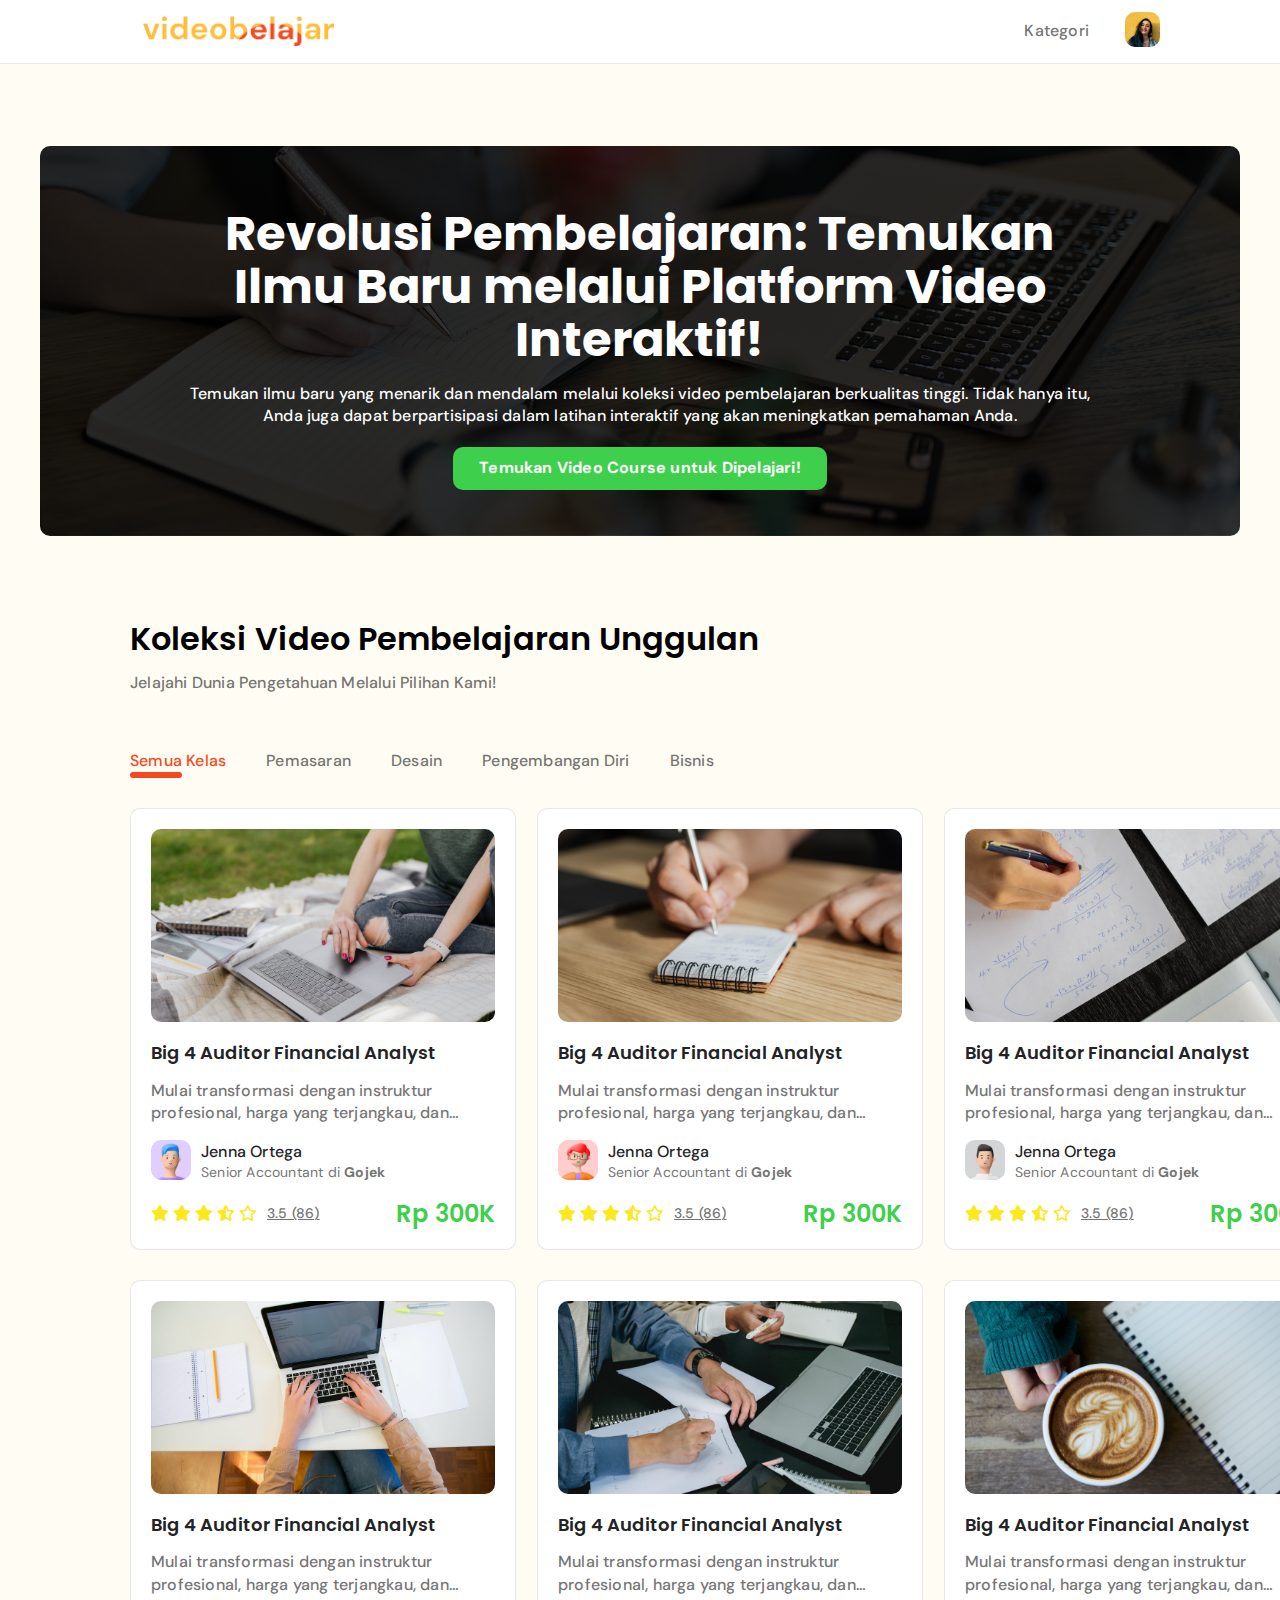
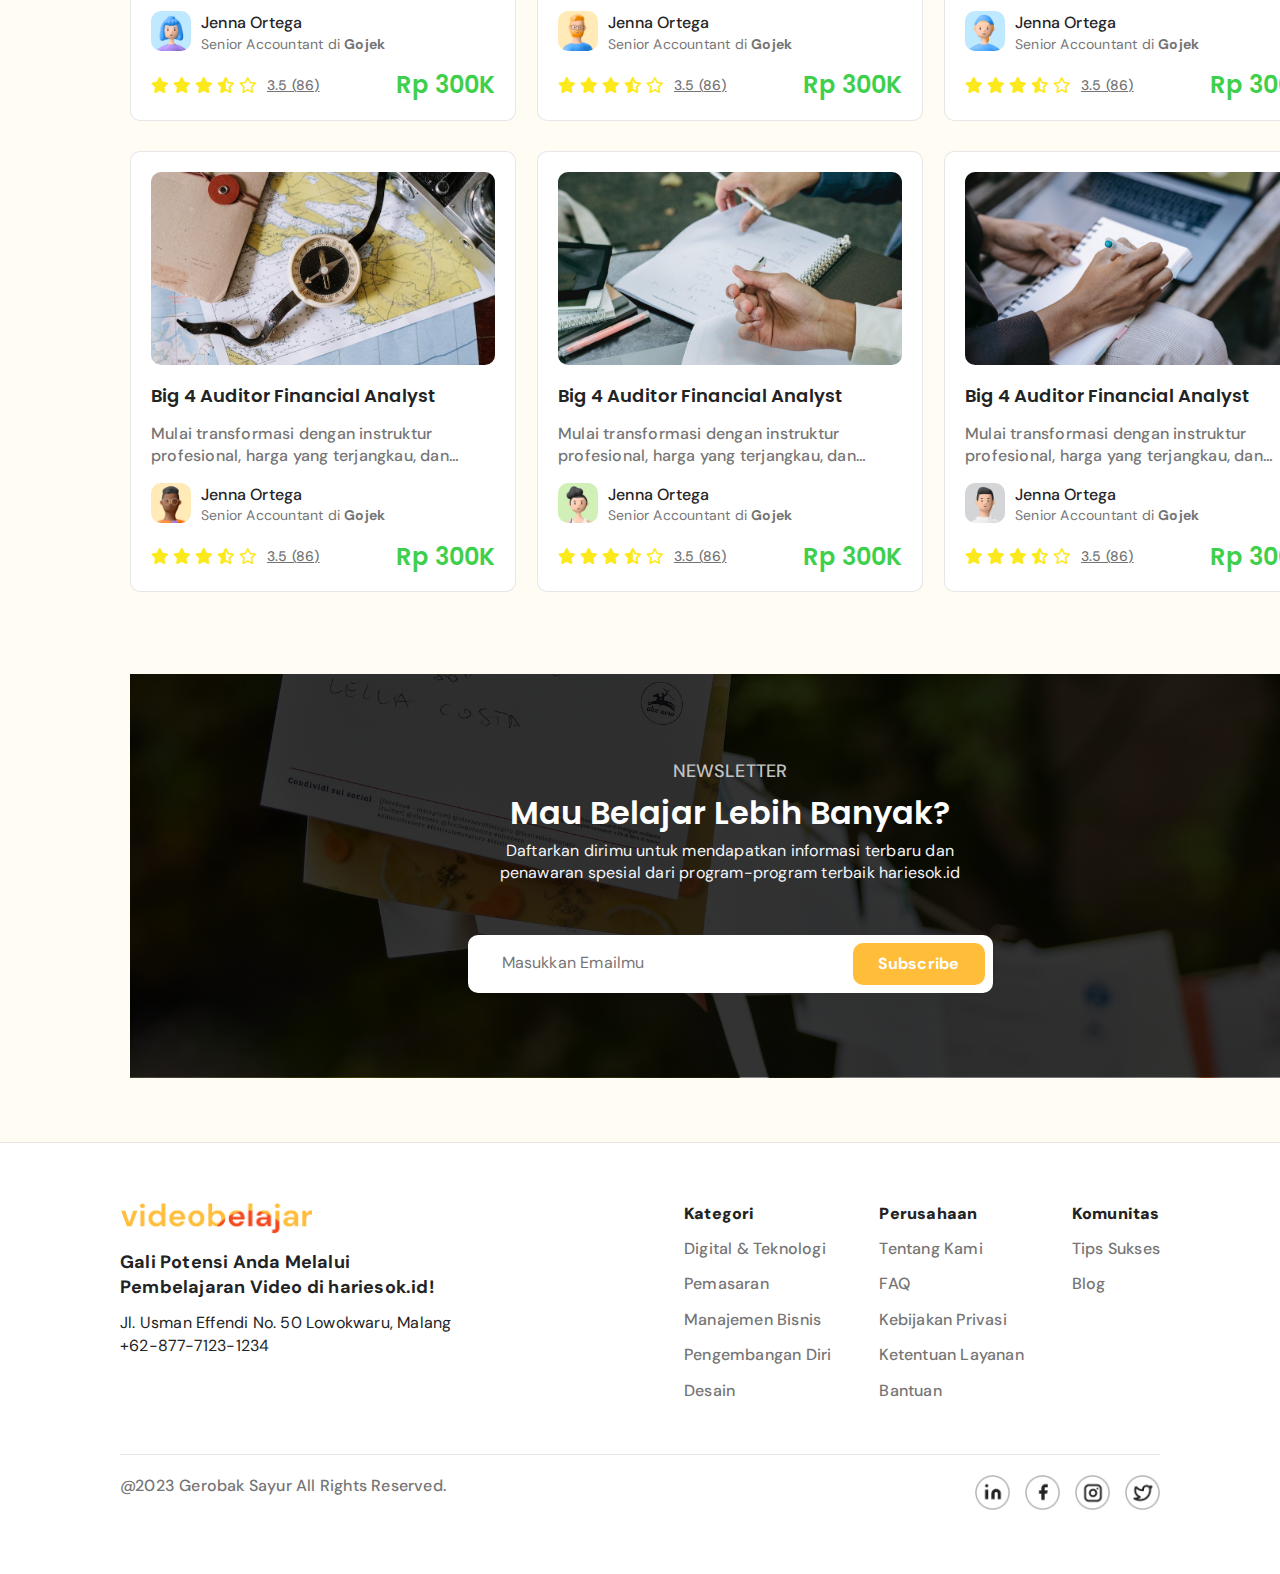
<file: index.html>
<!DOCTYPE html>
<html lang="en">
  <head>
    <meta charset="UTF-8" />
    <meta name="viewport" content="width=device-width, initial-scale=1.0" />
    <title>Beranda</title>
    <link rel="preconnect" href="https://fonts.googleapis.com" />
    <link rel="preconnect" href="https://fonts.gstatic.com" crossorigin />
    <link
      href="https://fonts.googleapis.com/css2?family=DM+Sans:ital,opsz,wght@0,9..40,100..1000;1,9..40,100..1000&family=Poppins:ital,wght@0,100;0,200;0,300;0,400;0,500;0,600;0,700;0,800;0,900;1,100;1,200;1,300;1,400;1,500;1,600;1,700;1,800;1,900&display=swap"
      rel="stylesheet"
    />
    <link rel="stylesheet" href="assets/css/style.css" />
    <link rel="stylesheet" href="https://cdnjs.cloudflare.com/ajax/libs/font-awesome/6.0.0/css/all.min.css" />
  </head>
  <body>
    <main class="container">
      <header class="header">
        <nav class="nav-header">
          <a href="#" class="test"><img src="assets/images/logo.png" alt="" class="logo"/></a>
        </nav>
        <div class="navbar">
                <a href="#" class="dmsans">Kategori</a>
          <div class="prof">
            <a href="#"><img src="assets/images/profile.png" alt="" class="profile"/></a>
            <a href="#"><img src="assets/images/menu.png" alt="" class="menu"/></a>
          </div>
        </div>
      </header>
      <section class="section">
        <div class="revolusi">
          <!-- <img src="assets/images/subtop.jpg" alt="" class="subtop" /> -->
          <div class="isian">
            <h1 class="sub1">
              Revolusi Pembelajaran: Temukan Ilmu Baru melalui Platform Video
              Interaktif!
            </h1>

            <p class="dmsans">
              Temukan ilmu baru yang menarik dan mendalam melalui koleksi video
              pembelajaran berkualitas tinggi. Tidak hanya itu, Anda juga dapat
              berpartisipasi dalam latihan interaktif yang akan meningkatkan
              pemahaman Anda.
            </h0>

            
            <a href="#" class="button1a"><button class="button1">Temukan Video Course untuk Dipelajari!</button></a>
                

          </div>
        </div>
        <div class="koleksi">
            <h1 class="sub2">Koleksi Video Pembelajaran Unggulan</h1>
            <p class="dmsans">Jelajahi Dunia Pengetahuan Melalui Pilihan Kami!</p>
            <div class="tab">
                <a href="#" class="dmsanscustom">Semua Kelas</a>
                <a href="#" class="dmsans">Pemasaran</a>
                <a href="#" class="dmsans">Desain</a>
                <a href="#" class="dmsans">Pengembangan Diri</a>
                <a href="#" class="dmsans">Bisnis</a>
            </div>
            <div class="rectang"></div>
        </div>
        <div class="product">
            <div class="prod-line">
                <div class="pline1">
                    <a href="#"><img src="assets/images/pro1.jpg" alt="" class="imgpro"/></a>
                    <div class="pline1-1"><a href="#" class="sub3">Big 4 Auditor Financial Analyst</a>
                    <a href="#" class="dmsansprod">Mulai transformasi dengan instruktur profesional, harga yang terjangkau, dan kurikulum terbaik</a>
                    <div class="avaprofile">
                        <div>
                            <a href="#"><img src="assets/images/ava1.png" alt="" class="ava"/></a>
                        </div>
                        <div class="avadetail">
                            <a href="#" class="name">Jenna Ortega</a>
                            <a href="#" class="job">Senior Accountant di <b>Gojek</b></a>
                        </div>
                    </div></div>
                    <div class="ratingprice">
                        <div class="starrate">
                            <!-- <div class="star">
                            <span class="starfull">★</span>
                            <span class="starfull">★</span>
                            <span class="starfull">★</span>
                            <div class="starhalfzero">★
                                <span class="starhalffull">★</span>
                            </div>
                            <span class="starzero">★</span>
                            </div> -->
                            <div class="star">
                                <i class="fas fa-star"></i>
                                <i class="fas fa-star"></i>
                                <i class="fas fa-star"></i>
                                <i class="fas fa-star-half-alt"></i> 
                                <i class="fa-regular fa-star"></i> 
                              </div>
                            <span class="rating">3.5 (86)</span>
                        </div>
                        <div>
                            <span class="price">Rp 300K</span>
                        </div>
                    </div>
                </div>
                <div class="pline1">
                    <a href="#"><img src="assets/images/pro2.jpg" alt="" class="imgpro"/></a>
                    <div class="pline1-1"><a href="#" class="sub3">Big 4 Auditor Financial Analyst</a>
                    <a href="#" class="dmsansprod">Mulai transformasi dengan instruktur profesional, harga yang terjangkau, dan kurikulum terbaik</a>
                    <div class="avaprofile">
                        <div>
                            <a href="#"><img src="assets/images/ava2.png" alt="" class="ava"/></a>
                        </div>
                        <div class="avadetail">
                            <a href="#" class="name">Jenna Ortega</a>
                            <a href="#" class="job">Senior Accountant di <b>Gojek</b></a>
                        </div>
                    </div></div>
                    <div class="ratingprice">
                        <div class="starrate">
                            <!-- <div class="star">
                            <span class="starfull">★</span>
                            <span class="starfull">★</span>
                            <span class="starfull">★</span>
                            <div class="starhalfzero">★
                                <span class="starhalffull">★</span>
                            </div>
                            <span class="starzero">★</span>
                            </div> -->
                            <div class="star">
                                <i class="fas fa-star"></i>
                                <i class="fas fa-star"></i>
                                <i class="fas fa-star"></i>
                                <i class="fas fa-star-half-alt"></i> 
                                <i class="fa-regular fa-star"></i> 
                              </div>
                            <span class="rating">3.5 (86)</span>
                        </div>
                        <div>
                            <span class="price">Rp 300K</span>
                        </div>
                    </div>
                </div>
                <div class="pline1">
                    <a href="#"><img src="assets/images/pro3.jpg" alt="" class="imgpro"/></a>
                    <div class="pline1-1"><a href="#" class="sub3">Big 4 Auditor Financial Analyst</a>
                    <a href="#" class="dmsansprod">Mulai transformasi dengan instruktur profesional, harga yang terjangkau, dan kurikulum terbaik</a>
                    <div class="avaprofile">
                        <div>
                            <a href="#"><img src="assets/images/ava3.png" alt="" class="ava"/></a>
                        </div>
                        <div class="avadetail">
                            <a href="#" class="name">Jenna Ortega</a>
                            <a href="#" class="job">Senior Accountant di <b>Gojek</b></a>
                        </div>
                    </div></div>
                    <div class="ratingprice">
                        <div class="starrate">
                            <!-- <div class="star">
                            <span class="starfull">★</span>
                            <span class="starfull">★</span>
                            <span class="starfull">★</span>
                            <div class="starhalfzero">★
                                <span class="starhalffull">★</span>
                            </div>
                            <span class="starzero">★</span>
                            </div> -->
                            <div class="star">
                                <i class="fas fa-star"></i>
                                <i class="fas fa-star"></i>
                                <i class="fas fa-star"></i>
                                <i class="fas fa-star-half-alt"></i> 
                                <i class="fa-regular fa-star"></i> 
                              </div>
                            <span class="rating">3.5 (86)</span>
                        </div>
                        <div>
                            <span class="price">Rp 300K</span>
                        </div>
                    </div>
                </div>
            </div>
            <div class="prod-line">
                <div class="pline1">
                    <a href="#"><img src="assets/images/pro4.jpg" alt="" class="imgpro"/></a>
                    <div class="pline1-1"><a href="#" class="sub3">Big 4 Auditor Financial Analyst</a>
                    <a href="#" class="dmsansprod">Mulai transformasi dengan instruktur profesional, harga yang terjangkau, dan kurikulum terbaik</a>
                    <div class="avaprofile">
                        <div>
                            <a href="#"><img src="assets/images/ava4.png" alt="" class="ava"/></a>
                        </div>
                        <div class="avadetail">
                            <a href="#" class="name">Jenna Ortega</a>
                            <a href="#" class="job">Senior Accountant di <b>Gojek</b></a>
                        </div>
                    </div></div>
                    <div class="ratingprice">
                        <div class="starrate">
                            <!-- <div class="star">
                            <span class="starfull">★</span>
                            <span class="starfull">★</span>
                            <span class="starfull">★</span>
                            <div class="starhalfzero">★
                                <span class="starhalffull">★</span>
                            </div>
                            <span class="starzero">★</span>
                            </div> -->
                            <div class="star">
                                <i class="fas fa-star"></i>
                                <i class="fas fa-star"></i>
                                <i class="fas fa-star"></i>
                                <i class="fas fa-star-half-alt"></i> 
                                <i class="fa-regular fa-star"></i> 
                              </div>
                            <span class="rating">3.5 (86)</span>
                        </div>
                        <div>
                            <span class="price">Rp 300K</span>
                        </div>
                    </div>
                </div>
                <div class="pline1">
                    <a href="#"><img src="assets/images/pro5.jpg" alt="" class="imgpro"/></a>
                    <div class="pline1-1"><a href="#" class="sub3">Big 4 Auditor Financial Analyst</a>
                    <a href="#" class="dmsansprod">Mulai transformasi dengan instruktur profesional, harga yang terjangkau, dan kurikulum terbaik</a>
                    <div class="avaprofile">
                        <div>
                            <a href="#"><img src="assets/images/ava5.png" alt="" class="ava"/></a>
                        </div>
                        <div class="avadetail">
                            <a href="#" class="name">Jenna Ortega</a>
                            <a href="#" class="job">Senior Accountant di <b>Gojek</b></a>
                        </div>
                    </div></div>
                    <div class="ratingprice">
                        <div class="starrate">
                            <!-- <div class="star">
                            <span class="starfull">★</span>
                            <span class="starfull">★</span>
                            <span class="starfull">★</span>
                            <div class="starhalfzero">★
                                <span class="starhalffull">★</span>
                            </div>
                            <span class="starzero">★</span>
                            </div> -->
                            <div class="star">
                                <i class="fas fa-star"></i>
                                <i class="fas fa-star"></i>
                                <i class="fas fa-star"></i>
                                <i class="fas fa-star-half-alt"></i> 
                                <i class="fa-regular fa-star"></i> 
                              </div>
                            <span class="rating">3.5 (86)</span>
                        </div>
                        <div>
                            <span class="price">Rp 300K</span>
                        </div>
                    </div>
                </div>
                <div class="pline1">
                    <a href="#"><img src="assets/images/pro6.jpg" alt="" class="imgpro"/></a>
                    <div class="pline1-1"><a href="#" class="sub3">Big 4 Auditor Financial Analyst</a>
                    <a href="#" class="dmsansprod">Mulai transformasi dengan instruktur profesional, harga yang terjangkau, dan kurikulum terbaik</a>
                    <div class="avaprofile">
                        <div>
                            <a href="#"><img src="assets/images/ava6.png" alt="" class="ava"/></a>
                        </div>
                        <div class="avadetail">
                            <a href="#" class="name">Jenna Ortega</a>
                            <a href="#" class="job">Senior Accountant di <b>Gojek</b></a>
                        </div>
                    </div></div>
                    <div class="ratingprice">
                        <div class="starrate">
                            <!-- <div class="star">
                            <span class="starfull">★</span>
                            <span class="starfull">★</span>
                            <span class="starfull">★</span>
                            <div class="starhalfzero">★
                                <span class="starhalffull">★</span>
                            </div>
                            <span class="starzero">★</span>
                            </div> -->
                            <div class="star">
                                <i class="fas fa-star"></i>
                                <i class="fas fa-star"></i>
                                <i class="fas fa-star"></i>
                                <i class="fas fa-star-half-alt"></i> 
                                <i class="fa-regular fa-star"></i> 
                              </div>
                            <span class="rating">3.5 (86)</span>
                        </div>
                        <div>
                            <span class="price">Rp 300K</span>
                        </div>
                    </div>
                </div>
            </div>
            <div class="prod-line">
                <div class="pline1">
                    <a href="#"><img src="assets/images/pro7.jpg" alt="" class="imgpro"/></a>
                    <div class="pline1-1"><a href="#" class="sub3">Big 4 Auditor Financial Analyst</a>
                    <a href="#" class="dmsansprod">Mulai transformasi dengan instruktur profesional, harga yang terjangkau, dan kurikulum terbaik</a>
                    <div class="avaprofile">
                        <div>
                            <a href="#"><img src="assets/images/ava7.png" alt="" class="ava"/></a>
                        </div>
                        <div class="avadetail">
                            <a href="#" class="name">Jenna Ortega</a>
                            <a href="#" class="job">Senior Accountant di <b>Gojek</b></a>
                        </div>
                    </div></div>
                    <div class="ratingprice">
                        <div class="starrate">
                            <!-- <div class="star">
                            <span class="starfull">★</span>
                            <span class="starfull">★</span>
                            <span class="starfull">★</span>
                            <div class="starhalfzero">★
                                <span class="starhalffull">★</span>
                            </div>
                            <span class="starzero">★</span>
                            </div> -->
                            <div class="star">
                                <i class="fas fa-star"></i>
                                <i class="fas fa-star"></i>
                                <i class="fas fa-star"></i>
                                <i class="fas fa-star-half-alt"></i> 
                                <i class="fa-regular fa-star"></i> 
                              </div>
                            <span class="rating">3.5 (86)</span>
                        </div>
                        <div>
                            <span class="price">Rp 300K</span>
                        </div>
                    </div>
                </div>
                <div class="pline1">
                    <a href="#"><img src="assets/images/pro8.jpg" alt="" class="imgpro"/></a>
                    <div class="pline1-1"><a href="#" class="sub3">Big 4 Auditor Financial Analyst</a>
                    <a href="#" class="dmsansprod">Mulai transformasi dengan instruktur profesional, harga yang terjangkau, dan kurikulum terbaik</a>
                    <div class="avaprofile">
                        <div>
                            <a href="#"><img src="assets/images/ava8.png" alt="" class="ava"/></a>
                        </div>
                        <div class="avadetail">
                            <a href="#" class="name">Jenna Ortega</a>
                            <a href="#" class="job">Senior Accountant di <b>Gojek</b></a>
                        </div>
                    </div></div>
                    <div class="ratingprice">
                        <div class="starrate">
                            <!-- <div class="star">
                            <span class="starfull">★</span>
                            <span class="starfull">★</span>
                            <span class="starfull">★</span>
                            <div class="starhalfzero">★
                                <span class="starhalffull">★</span>
                            </div>
                            <span class="starzero">★</span>
                            </div> -->
                            <div class="star">
                                <i class="fas fa-star"></i>
                                <i class="fas fa-star"></i>
                                <i class="fas fa-star"></i>
                                <i class="fas fa-star-half-alt"></i> 
                                <i class="fa-regular fa-star"></i> 
                              </div>
                            <span class="rating">3.5 (86)</span>
                        </div>
                        <div>
                            <span class="price">Rp 300K</span>
                        </div>
                    </div>
                </div>
                <div class="pline1">
                    <a href="#"><img src="assets/images/pro9.jpg" alt="" class="imgpro"/></a>
                    <div class="pline1-1"><a href="#" class="sub3">Big 4 Auditor Financial Analyst</a>
                    <a href="#" class="dmsansprod">Mulai transformasi dengan instruktur profesional, harga yang terjangkau, dan kurikulum terbaik</a>
                    <div class="avaprofile">
                        <div>
                            <a href="#"><img src="assets/images/ava9.png" alt="" class="ava"/></a>
                        </div>
                        <div class="avadetail">
                            <a href="#" class="name">Jenna Ortega</a>
                            <a href="#" class="job">Senior Accountant di <b>Gojek</b></a>
                        </div>
                    </div></div>
                    <div class="ratingprice">
                        <div class="starrate">
                            <!-- <div class="star">
                            <span class="starfull">★</span>
                            <span class="starfull">★</span>
                            <span class="starfull">★</span>
                            <div class="starhalfzero">★
                                <span class="starhalffull">★</span>
                            </div>
                            <span class="starzero">★</span>
                            </div> -->
                            <div class="star">
                                <i class="fas fa-star"></i>
                                <i class="fas fa-star"></i>
                                <i class="fas fa-star"></i>
                                <i class="fas fa-star-half-alt"></i> 
                                <i class="fa-regular fa-star"></i> 
                              </div>
                            <span class="rating">3.5 (86)</span>
                        </div>
                        <div>
                            <span class="price">Rp 300K</span>
                        </div>
                    </div>
                </div>
            </div>
        </div>
        <div class="revolusi2">
            <!-- <img src="assets/images/bottom.jpg" alt="" class="subtop" /> -->
            <div class="isian2">
                <span class="sub4news">
                    NEWSLETTER
                </span>
              <span class="sub4">
                Mau Belajar Lebih Banyak?
              </span>
  
              <span class="dmsans">
                Daftarkan dirimu untuk mendapatkan informasi terbaru dan penawaran spesial dari program-program terbaik hariesok.id
              </span>
  
              <div class="subscribe-container">
                <input
                  type="email"
                  class="subscribe-input"
                  placeholder="Masukkan Emailmu"
                />
                <button class="subscribe-button">Subscribe</button>
              </div>
              <button class="subscribe-button-mobile">Subscribe</button>
              
            </div>
          </div>
      </section>
      <footer>
        <div class="footer-container">
        <div class="footer-top">
            <div class="footer-top-1">
                <div class="logo-bottom-1">
                    <img src="assets/images/logo.png" alt="" class="logo-bottom"/>
                </div>
                <div>
                    <span class="gali">Gali Potensi Anda Melalui Pembelajaran Video di hariesok.id!</span>
                </div>
                <div class="address">
                    <span>Jl. Usman Effendi No. 50 Lowokwaru, Malang</span>
                    <span>+62-877-7123-1234</span>
                </div>
            </div>
            <div class="footer-top-2">
                <div class="footer-top-2-1">
                    <span class="footer-top-2-sub"><b>Kategori</b></span>
                    <a href="#" class="dmsans">Digital & Teknologi</a>
                    <a href="#" class="dmsans">Pemasaran</a>
                    <a href="#" class="dmsans">Manajemen Bisnis</a>
                    <a href="#" class="dmsans">Pengembangan Diri</a>
                    <a href="#" class="dmsans">Desain</a>
                </div>
                <div class="footer-top-2-1">
                    <span class="footer-top-2-sub"><b>Perusahaan</b></span>
                    <a href="#" class="dmsans">Tentang Kami</a>
                    <a href="#" class="dmsans">FAQ</a>
                    <a href="#" class="dmsans">Kebijakan Privasi</a>
                    <a href="#" class="dmsans">Ketentuan Layanan</a>
                    <a href="#" class="dmsans">Bantuan</a>
                </div>
                <div class="footer-top-2-1">
                    <span class="footer-top-2-sub"><b>Komunitas</b></span>
                    <a href="#" class="dmsans">Tips Sukses</a>
                    <a href="#" class="dmsans">Blog</a>
                </div>
            </div>
        </div>
        <div class="border-bottom">
            
        </div>
        <div class="copyright-medsos">
            <div>
                <span class="dmsans">@2023 Gerobak Sayur All Rights Reserved.</span>
            </div>
            <div class="medsos-container">
                <a href="#"><img class="medsos" src="assets/images/linkedin.png"/></a>
                <a href="#"><img class="medsos" src="assets/images/fb.png"/></a>
                <a href="#"><img class="medsos" src="assets/images/ig.png"/></a>
                <a href="#"><img class="medsos" src="assets/images/x.png"/></a>
            </div>
        </div>
    </div>
      </footer>
    </main>
  </body>
</html>
</file>
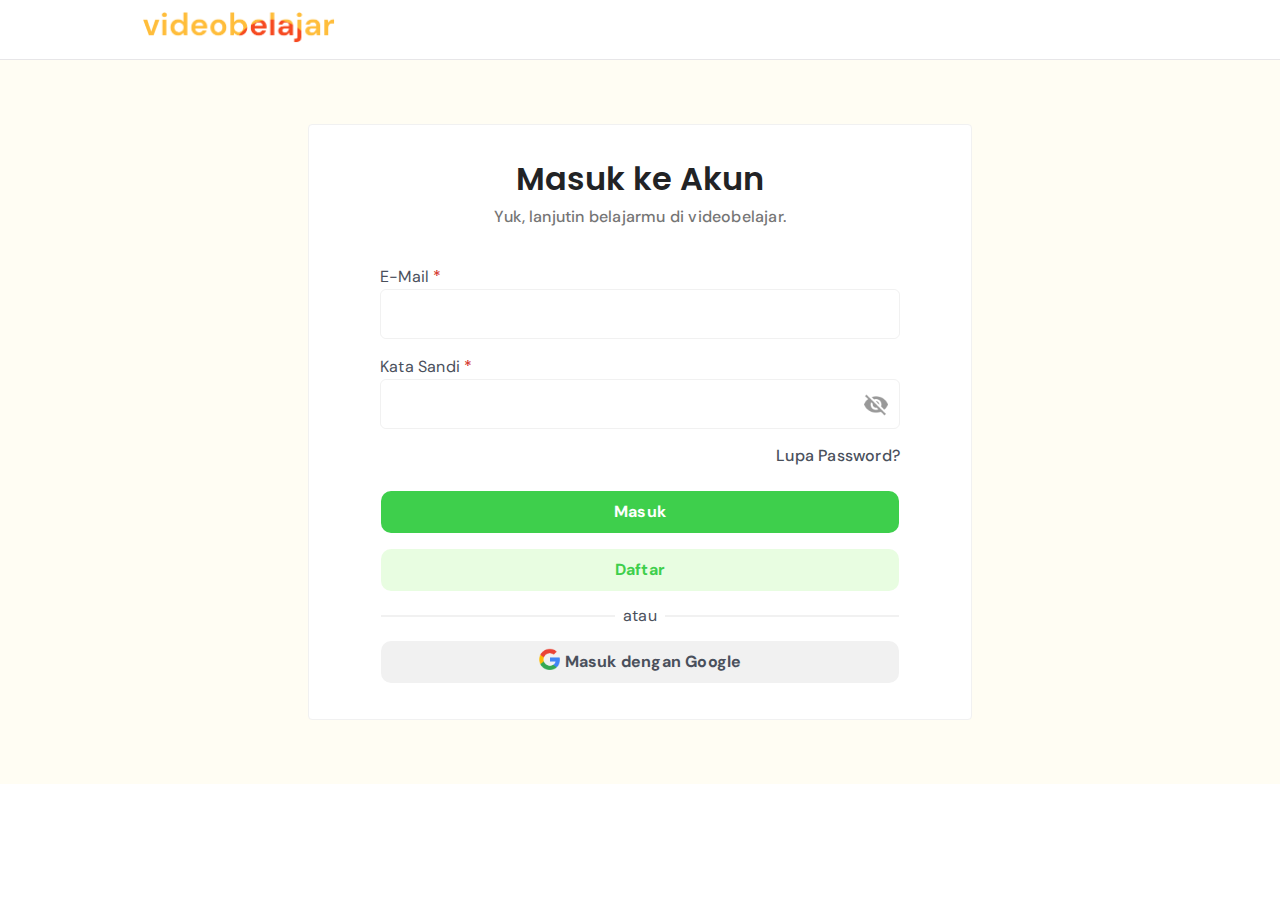
<file: login.html>
<!DOCTYPE html>
<html lang="en">
  <head>
    <meta charset="UTF-8" />
    <meta name="viewport" content="width=device-width, initial-scale=1.0" />
    <title>Login</title>
    <link rel="preconnect" href="https://fonts.googleapis.com" />
    <link rel="preconnect" href="https://fonts.gstatic.com" crossorigin />
    <link
      href="https://fonts.googleapis.com/css2?family=DM+Sans:ital,opsz,wght@0,9..40,100..1000;1,9..40,100..1000&family=Poppins:ital,wght@0,100;0,200;0,300;0,400;0,500;0,600;0,700;0,800;0,900;1,100;1,200;1,300;1,400;1,500;1,600;1,700;1,800;1,900&display=swap"
      rel="stylesheet"
    />

    <link rel="stylesheet" href="assets/css/style.css" />
  </head>
  <body>
    <main class="container">
      <header class="header">
        <nav class="nav-header">
          <a href="#"
            ><img src="assets/images/logo.png" alt="" class="logo"
          /></a>
        </nav>
      </header>
      <section class="sectionlogin">
        <div class="login">
          <div class="login2">
            <div class="sublogin">
              <div>
                <span class="sublogin1">Masuk ke Akun</span>
              </div>
              <div>
                <span class="dmsans"
                  >Yuk, lanjutin belajarmu di videobelajar.</span
                >
              </div>
            </div>
            <div class="login3">
              <div class="login4">
                <div class="login5">
                  <div>
                    <span class="emailpasstext"
                      >E-Mail<span class="required"> *</span></span
                    >
                    <div class="email">
                      <input type="email" required class="inputemail" />
                    </div>
                  </div>
                  <div>
                    <span class="emailpasstext"
                      >Kata Sandi<span class="required"> *</span></span
                    >
                    <div class="email">
                      <input type="password" required class="inputpass" />

                      <img src="assets/images/eyelid.png" class="eyeico" />
                    </div>
                  </div>
                  <div class="forgot1">
                    <a href="#" class="forgot">Lupa Password?</a>
                  </div>
                </div>
                <div class="masuk-daftar">
                  <div>
                    <a href="login.html"
                      ><button class="tombollogin">Masuk</button></a
                    >
                  </div>
                  <div>
                    <a href="register.html"
                      ><button class="tomboldaftar">Daftar</button></a
                    >
                  </div>
                </div>
              </div>
              <div class="pemisah">
                <div class="garisatau"></div>
                <span class="textatau">atau</span>
              </div>
              <div>
                <div>
                  <a href="#"
                    ><button class="tombolgoogle">
                      <div>
                        <img src="assets/images/google.png" class="googleico" />
                      </div>
                      <div>Masuk dengan Google</div>
                    </button></a
                  >
                </div>
              </div>
            </div>
          </div>
        </div>
      </section>
    </main>
  </body>
</html>
</file>
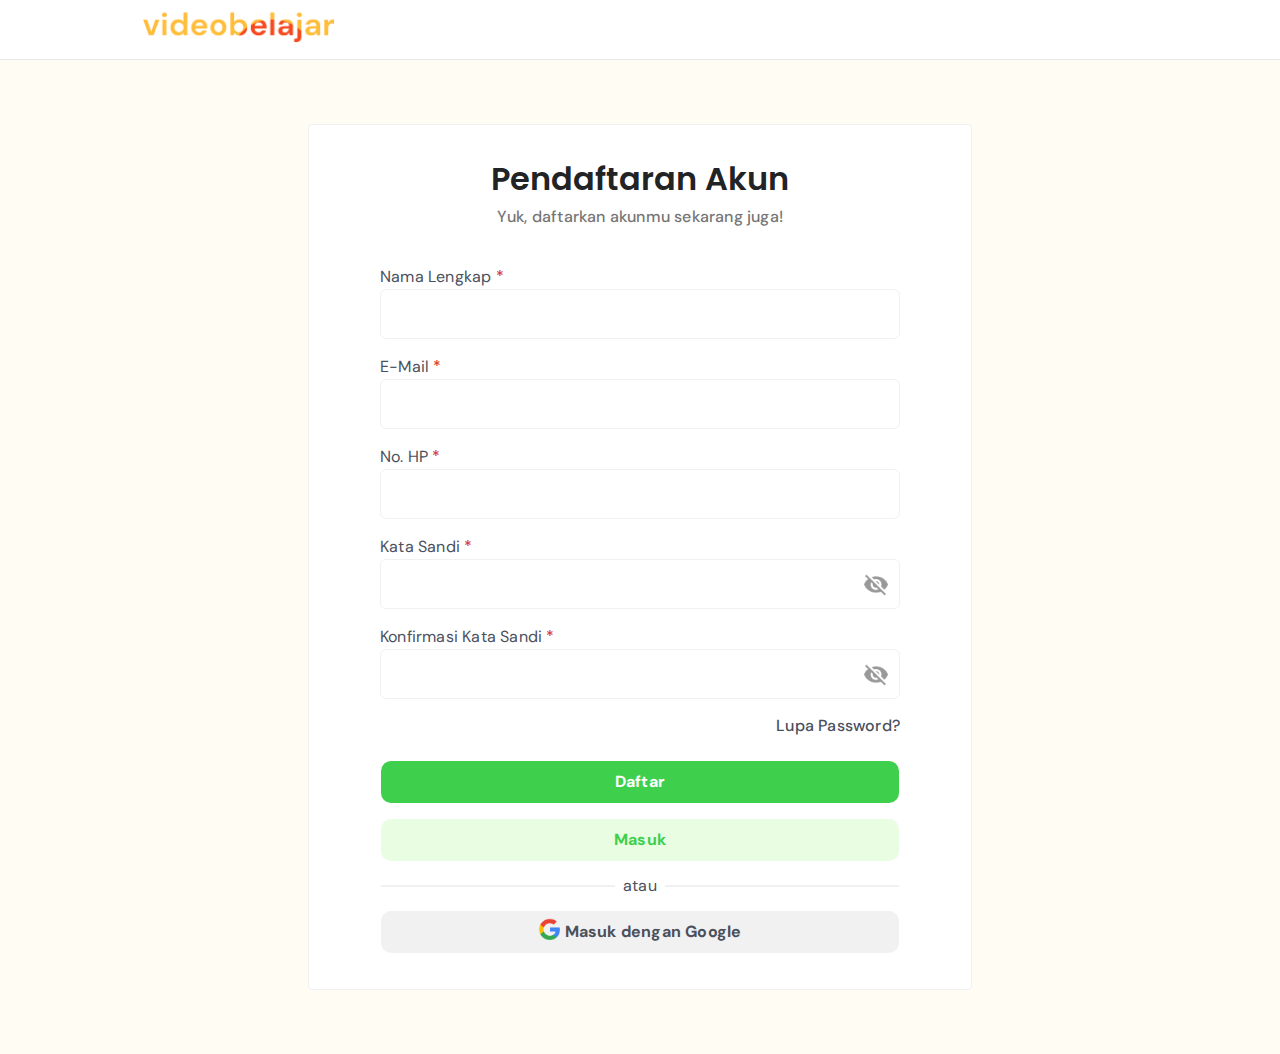
<file: register.html>
<!DOCTYPE html>
<html lang="en">
  <head>
    <meta charset="UTF-8" />
    <meta name="viewport" content="width=device-width, initial-scale=1.0" />
    <title>Register</title>
    <link rel="preconnect" href="https://fonts.googleapis.com" />
    <link rel="preconnect" href="https://fonts.gstatic.com" crossorigin />
    <link
      href="https://fonts.googleapis.com/css2?family=DM+Sans:ital,opsz,wght@0,9..40,100..1000;1,9..40,100..1000&family=Poppins:ital,wght@0,100;0,200;0,300;0,400;0,500;0,600;0,700;0,800;0,900;1,100;1,200;1,300;1,400;1,500;1,600;1,700;1,800;1,900&display=swap"
      rel="stylesheet"
    />

    <link rel="stylesheet" href="assets/css/style.css" />
  </head>
  <body>
    <main class="container">
      <header class="header">
        <nav class="nav-header">
          <a href="#"
            ><img src="assets/images/logo.png" alt="" class="logo"
          /></a>
        </nav>
      </header>
      <section class="sectionlogin">
        <div class="login">
          <div class="login2">
            <div class="sublogin">
              <div>
                <span class="sublogin1">Pendaftaran Akun</span>
              </div>
              <div>
                <span class="dmsans">Yuk, daftarkan akunmu sekarang juga!</span>
              </div>
            </div>
            <div class="login3">
              <div class="login4">
                <div class="login5">
                  <div>
                    <span class="emailpasstext"
                      >Nama Lengkap<span class="required"> *</span></span
                    >
                    <div class="email">
                      <input type="text" required class="inputemail" />
                    </div>
                  </div>
                  <div>
                    <span class="emailpasstext"
                      >E-Mail<span class="required"> *</span></span
                    >
                    <div class="email">
                      <input type="email" required class="inputemail" />
                    </div>
                  </div>
                  <div>
                    <span class="emailpasstext"
                      >No. HP<span class="required"> *</span></span
                    >
                    <div class="email">
                      <input type="text" required class="inputemail" />
                    </div>
                  </div>
                  <div>
                    <span class="emailpasstext"
                      >Kata Sandi<span class="required"> *</span></span
                    >
                    <div class="email">
                      <input type="password" required class="inputpass" />

                      <img src="assets/images/eyelid.png" class="eyeico" />
                    </div>
                  </div>
                  <div>
                    <span class="emailpasstext"
                      >Konfirmasi Kata Sandi<span class="required">
                        *</span
                      ></span
                    >
                    <div class="email">
                      <input type="password" required class="inputpass" />

                      <img src="assets/images/eyelid.png" class="eyeico" />
                    </div>
                  </div>
                  <div class="forgot1">
                    <a href="#" class="forgot">Lupa Password?</a>
                  </div>
                </div>
                <div class="masuk-daftar">
                  <div>
                    <a href="register.html"
                      ><button class="tombollogin">Daftar</button></a
                    >
                  </div>
                  <div>
                    <a href="login.html"
                      ><button class="tomboldaftar">Masuk</button></a
                    >
                  </div>
                </div>
              </div>
              <div class="pemisah">
                <div class="garisatau"></div>
                <span class="textatau">atau</span>
              </div>
              <div>
                <div>
                  <a href="#"
                    ><button class="tombolgoogle">
                      <div>
                        <img src="assets/images/google.png" class="googleico" />
                      </div>
                      <div>Masuk dengan Google</div>
                    </button></a
                  >
                </div>
              </div>
            </div>
          </div>
        </div>
      </section>
    </main>
  </body>
</html>
</file>
<file: assets/css/style.css>
.header {
  display: flex;
  justify-content: space-between;
  background-color: #ffffff;
  padding: 12px 120px;
  border-bottom: 1px #3a35411f solid;
  transition: 0.3s;
  align-items: center;
}

body {
  margin: 0;
  padding: 0;
}

.container {
  margin: 0 0;
  right: 0;
  top: 0;
}

.container a {
  text-decoration: none;
}

ul li {
  list-style: none;
  width: 64px;
  height: 22px;
}

.logo {
  width: 193px;
  margin-left: 22px;
}

.profile {
  width: 35px;
  border-radius: 10px;
}

.profile:hover {
  transform: scale(0.98);
  transition: 0.3s;
}

.prof {
  display: flex;
  justify-content: center;
  align-items: center;
}

.navbar {
  display: flex;
  gap: 36px;
  justify-content: center;
  align-items: center;
}

.test {
  display: flex;
  justify-content: center;
  align-items: center;
}

.dmsans {
  font-family: DM Sans;
  font-weight: 500;
  font-size: 16px;
  line-height: 140%;
  letter-spacing: 0.2px;
  color: #333333;
  opacity: 68%;
}

.navbar .dmsans {
  display: flex;
}

.revolusi {
  display: flex;
  flex-direction: column;
  padding: 82px 130px 64px;
  justify-content: center;
  align-items: center;
}

.isian {
  background-image: linear-gradient(rgba(0, 0, 0, 0.8), rgba(0, 0, 0, 0.8)),
    url("/assets/images/subtop.jpg");
  background-position: center;
  background-size: cover;
  padding: 30px 140px;
  border-radius: 10px;
  color: white;
  text-align: center;
  width: 920px;
}

.sub1 {
  font-family: poppins;
  font-weight: 700;
  font-size: 48px;
  letter-spacing: 0%;
  line-height: 110%;
  margin-bottom: 10px;
}

.isian .dmsans {
  color: #ffffff;
  opacity: 100%;
}

.section {
  background-color: #fffdf3;
  justify-content: center;
  align-items: center;
}

.button1 {
  border: none;
  padding: 10px 26px;
  gap: 8px;
  background-color: #3ecf4c;
  border-radius: 10px;
  color: #ffffff;
  cursor: pointer;

  transition: 0.3s;
  font-family: DM Sans;
  font-weight: 700;
  font-size: 16px;
  line-height: 140%;
  letter-spacing: 0.2px;
  color: #ffffff;
  margin-top: 20px;
}

.button1:hover {
  background-color: #38b444;
}

.koleksi {
  padding: 0px 130px;
  gap: 10px;
}

.sub2 {
  font-family: poppins;
  font-weight: 600;
  font-size: 32px;
  letter-spacing: 0%;
  line-height: 110%;
  margin-bottom: 0px;
}

.tab {
  display: flex;
  gap: 40px;
  margin-top: 55px;
}

.dmsanscustom {
  font-family: DM Sans;
  font-weight: 500;
  font-size: 16px;
  line-height: 140%;
  letter-spacing: 0.2px;
  color: #f64920;
  opacity: 100%;
  /* width: 52px;
  height: 6px;
  background-color: #f64920;
  color: #f64920;
  justify-content: center;
  align-items: center; */
}

.rectang {
  width: 52px;
  height: 6px;
  background-color: #f64920;
  color: #f64920;
  justify-content: center;
  align-items: center;
  border-radius: 10px;
}

.product {
  display: flex;
  flex-direction: column;
}

.prod-line {
  display: flex;
  gap: 21px;
  padding: 0px 130px;
  margin-top: 30px;
}

.pline1 {
  display: flex;
  flex-direction: column;
  border: #3a35411f 1px solid;
  border-radius: 10px;
  width: 344px;
  gap: 16px;
  padding: 20px;
  background-color: #ffffff;
}

.pline1-1 {
  display: flex;
  flex-direction: column;
  gap: 16px;
}

.imgpro {
  border-radius: 10px;
  align-items: center;
  width: 344px;
  height: 193px;
  object-fit: cover;
}

.imgpro:hover {
  transform: scale(0.98);
  transition: 0.3s;
  filter: brightness(50%);
}

.sub3 {
  font-family: POPPINS;
  font-weight: 600;
  font-size: 18px;
  line-height: 120%;
  letter-spacing: 0%;
  color: #222325;
}

.dmsansprod {
  font-family: DM Sans;
  font-weight: 500;
  font-size: 16px;
  line-height: 140%;
  letter-spacing: 0.2px;
  color: #333333;
  opacity: 68%;
  height: 44px;
  width: 344px;
  overflow: hidden;
  display: inline-block;
  text-overflow: ellipsis;
  display: -webkit-box; /* Mengaktifkan flexbox untuk webkit */
  -webkit-box-orient: vertical; /* Mengatur orientasi kotak secara vertikal */
  -webkit-line-clamp: 2;
  line-clamp: 2;
}

.avaprofile {
  display: flex;
}

.ava {
  width: 40px;
  border-radius: 10px;
}

.avadetail {
  display: flex;
  flex-direction: column;
  margin-left: 10px;
  justify-content: center;
}

.name {
  font-family: DM Sans;
  font-weight: 500;
  font-size: 16px;
  line-height: 140%;
  letter-spacing: 0.2px;
  color: #222325;
}

.job {
  font-family: DM Sans;
  font-weight: 400;
  font-size: 14px;
  line-height: 140%;
  letter-spacing: 0.2px;
  color: #333333;
  opacity: 68%;
}

.ratingprice {
  display: flex;
  justify-content: space-between;
}

.starfull {
  color: #fce91b;
  font-size: 40px;
}

.starhalffull {
  color: #fce91b;
  position: absolute;
  top: 0;
  left: 0;
  overflow: hidden;
  width: 50%;
  font-size: 40px;
}

.starhalfzero {
  position: relative;
  display: inline-block;
  font-size: 40px;
  color: #3a35411f;
}

.starzero {
  color: #3a35411f;
  font-size: 40px;
}

.star {
  color: #fce91b;
}

.starrate {
  display: flex;
  gap: 10px;
  align-items: center;
  justify-content: center;
}

.rating {
  color: #333333;
  opacity: 68%;
  font-family: DM Sans;
  font-weight: 500;
  font-size: 14px;
  line-height: 140%;
  letter-spacing: 0.2px;
  text-decoration: underline;
  text-decoration-style: solid;
  text-decoration-thickness: 0%;
}

.price {
  font-family: Poppins;
  font-weight: 600;
  font-size: 24px;
  line-height: 120%;
  letter-spacing: 0%;
  color: #3ecf4c;
}

.revolusi2 {
  padding: 82px 130px 64px;
  justify-content: center;
  align-items: center;
  border-bottom: 1px #3a35411f solid;
}

.isian2 {
  background-image: linear-gradient(rgba(0, 0, 0, 0.8), rgba(0, 0, 0, 0.8)),
    url("/assets/images/bottom.jpg");
  background-position: center;
  background-size: cover;
  padding: 30px 140px;
  color: white;
  text-align: center;
  width: 920px;
  display: flex;
  flex-direction: column;
  justify-content: center;
  align-items: center;
}

.sub4news {
  font-family: DM Sans;
  font-weight: 500;
  font-size: 18px;
  line-height: 140%;
  letter-spacing: 0.2px;
  color: #c1c2c4;
  padding-top: 55px;
}

.sub4 {
  padding-top: 10px;
  font-family: Poppins;
  font-weight: 600;
  font-size: 32px;
  line-height: 110%;
  letter-spacing: 0%;
  color: #ffffff;
}

.isian2 .dmsans {
  padding-top: 10px;
  color: #f4f5fa;
  font-weight: 400;
  width: 525px;
  opacity: 100%;
  padding-bottom: 50px;
}

.subscribe-container {
  display: flex;
  align-items: center;
  justify-content: center;
  background-color: white;
  border-radius: 10px;
  padding: 8px 8px 8px 32px;
  width: 485px;
  margin-bottom: 55px;
}

.subscribe-input {
  flex: 1;
  border: none;
  outline: none;

  color: #222325;
  opacity: 100%;
  font-family: DM Sans;
  font-weight: 400;
  font-size: 16px;
  line-height: 140%;
  letter-spacing: 0.2px;
}

.subscribe-input::placeholder {
  color: #333333;
  opacity: 68%;
  font-family: DM Sans;
  font-weight: 400;
  font-size: 16px;
  line-height: 140%;
  letter-spacing: 0.2px;
}

.subscribe-button {
  width: 132px;
  height: 42px;
  background-color: #ffbd3a;
  border: none;
  color: #ffffff;
  font-family: DM Sans;
  font-weight: 700;
  font-size: 16px;
  line-height: 140%;
  letter-spacing: 0.2px;
  padding: 10px 20px;
  border-radius: 10px;
  cursor: pointer;
  font-weight: bold;
  transition: 0.3s;
}

.subscribe-button:hover {
  background-color: rgb(172, 116, 42);
}

.footer-container {
  display: flex;
  flex-direction: column;
  padding: 60px 120px;
  gap: 20px;
}

.footer-top {
  display: flex;
  justify-content: space-between;
  flex-direction: row;
}

.logo-bottom {
  width: 193px;
}

.gali {
  font-family: DM Sans;
  font-weight: 700;
  font-size: 18px;
  line-height: 140%;
  letter-spacing: 0.2px;
  color: #222325;
}

.footer-top-1 {
  display: flex;
  flex-direction: column;
  width: 354px;
  gap: 12px;
}

.address {
  font-family: DM Sans;
  font-weight: 400;
  font-size: 16px;
  line-height: 140%;
  letter-spacing: 0.2px;
  color: #222325;
}

.footer-top-2 {
  display: flex;
  flex-direction: row;
  gap: 48px;
}

.footer-top-2-1 {
  display: flex;
  flex-direction: column;
  gap: 13px;
}

.footer-top-2-sub {
  color: #222325;
  font-family: DM Sans;
  font-weight: 700;
  font-size: 16px;
  line-height: 140%;
  letter-spacing: 0.2px;
}

.border-bottom {
  border-bottom: 1px #3a35411f solid;
  padding-top: 32px;
}

.copyright-medsos {
  display: flex;
  justify-content: space-between;
}

.medsos-container {
  display: flex;
  gap: 15px;
}

.medsos {
  width: 35px;
  height: 35px;
}

.sublogin1 {
  font-family: Poppins;
  font-weight: 600;
  font-size: 32px;
  line-height: 110%;
  letter-spacing: 0%;
  color: #222325;
}

.sectionlogin {
  display: flex;
  align-items: center;
  justify-content: center;
  padding: 64px 120px;
  gap: 36px;
  background-color: #fffdf3;
}

.login {
  display: flex;
  width: 590px;
  border-radius: 4px;
  border: 1px solid #f1f1f1;
  background-color: #ffffff;
  padding: 36px;
  gap: 36px;
  align-items: center;
  justify-content: center;
}

.sublogin {
  display: flex;
  flex-direction: column;
  gap: 10px;
  align-items: center;
  justify-content: center;
}

.login2 {
  display: flex;
  flex-direction: column;
  gap: 36px;
  align-items: center;
  justify-content: center;
}

.login3 {
  display: flex;
  flex-direction: column;
  gap: 24px;
  align-items: center;
  justify-content: center;
}

.login4 {
  display: flex;
  flex-direction: column;
  gap: 24px;
  align-items: center;
  justify-content: center;
}

.login5 {
  display: flex;
  flex-direction: column;
  gap: 16px;
}

.email {
  width: 518px;
  height: 48px;

  border-radius: 6px;
  border: 1px solid #f1f1f1;
  align-items: center;
  justify-content: center;
}

.inputemail {
  width: 498px;
  height: 40px;
  padding: 4px 10px;
  border: none;
  border-radius: 6px;
  outline: none;
  font-family: DM Sans;
  font-weight: 400;
  font-size: 16px;
  line-height: 140%;
  letter-spacing: 0.2px;
  color: #222325;
}

.inputpass {
  width: 450px;
  height: 40px;
  padding: 4px 10px;
  border: none;
  border-radius: 6px;
  outline: none;
  font-family: DM Sans;
  font-weight: 400;
  font-size: 16px;
  line-height: 140%;
  letter-spacing: 0.2px;
  color: #222325;
}

.eyeico {
  height: 24px;
  opacity: 40%;
  cursor: pointer;
  position: absolute;
  padding: 13px;
}

.emailpasstext {
  font-family: DM sans;
  font-weight: 400;
  font-size: 16px;
  line-height: 140%;
  letter-spacing: 0.2px;
  color: #4a505c;
  align-items: center;
  justify-content: center;
}

.required {
  font-family: Poppins;
  font-weight: 400;
  font-size: 16px;
  line-height: 24px;
  letter-spacing: 0.15px;
  color: #d32e1f;
}

.forgot {
  font-family: DM Sans;
  font-weight: 500;
  font-size: 16px;
  line-height: 140%;
  letter-spacing: 0.2px;
  color: #4a505c;
}

.forgot1 {
  text-align: right;
}

.masuk-daftar {
  display: flex;
  flex-direction: column;
  align-items: center;
  justify-content: center;
  gap: 16px;
  width: 518px;
}

.tombollogin {
  width: 518px;
  height: 42px;
  border-radius: 10px;
  border: none;
  background-color: #3ecf4c;
  cursor: pointer;
  transition: 0.3s;
  color: #ffffff;
  font-family: DM Sans;
  font-weight: 700;
  font-size: 16px;
  line-height: 140%;
  letter-spacing: 0.2px;
}

.tombollogin:hover {
  background-color: rgb(39, 165, 56);
}

.tomboldaftar {
  width: 518px;
  height: 42px;
  border-radius: 10px;
  border: none;
  background-color: #e2fcd9cc;
  cursor: pointer;
  transition: 0.3s;
  color: #3ecf4c;
  font-family: DM Sans;
  font-weight: 700;
  font-size: 16px;
  line-height: 140%;
  letter-spacing: 0.2px;
}

.tomboldaftar:hover {
  background-color: #e2e5df;
}

.garisatau {
  width: 518px;
  height: 2px;
  background-color: #f1f1f1;
  justify-content: center;
  align-items: center;
  gap: 10px;
}

.textatau {
  font-family: DM Sans;
  font-weight: 400;
  font-size: 16px;
  line-height: 140%;
  letter-spacing: 0.2px;
  color: #4a505c;
  position: absolute;
  background-color: #ffffffff;
  width: 50px;
  text-align: center;
}

.pemisah {
  display: flex;
  justify-content: center;
  align-items: center;
}

.tombolgoogle {
  width: 518px;
  height: 42px;
  border-radius: 10px;
  border: none;
  background-color: #f1f1f1;
  cursor: pointer;
  transition: 0.3s;
  color: #4a505c;
  font-family: DM Sans;
  font-weight: 700;
  font-size: 16px;
  line-height: 140%;
  letter-spacing: 0.2px;
  display: flex;
  gap: 5px;
  justify-content: center;
  align-items: center;
}

.tombolgoogle:hover {
  background-color: #dcdfda;
}

.googleico {
  height: 22px;
}

.address {
  display: flex;
  flex-direction: column;
}

@media screen and (min-width: 768px) {
  .subscribe-button-mobile {
    display: none;
  }
  .menu {
    display: none;
  }
}

@media screen and (max-width: 767px) {
  body {
    width: 410px;
  }

  .header {
    padding: 16px 5px;
    height: 40px;
  }

  .logo {
    width: 150px;
    left: 3.25px;
  }
  .menu {
    width: 20px;
  }

  .navbar .dmsans {
    display: none;
  }
  .prof .profile {
    display: none;
  }
  .menu {
    margin-right: 22px;
  }
  .test {
    display: flex;
    justify-content: center;
    align-items: center;
  }

  .revolusi {
    padding: 30px 20px 5px 20px;
  }

  .isian {
    display: flex;
    flex-direction: column;
    justify-content: center;
    align-items: center;
    padding: 15px 20px 20px 20px;
    width: 320px;
    height: 370px;
  }

  .sub1 {
    font-size: 24px;
    width: 280px;
  }

  .dmsans {
    font-size: 14px;
  }

  .revolusi .dmsans {
    width: 280px;
  }
  .button1 {
    font-size: 12px;
    font-weight: 400;
    padding: 10px;
    width: 280px;
  }

  .koleksi {
    padding: 15px 20px 5px 20px;
  }

  .sub2 {
    font-size: 24px;
    width: 320px;
  }

  .koleksi .dmsans {
    width: 320px;
    font-size: 14px;
  }
  .tab {
    gap: 40px;
    margin-top: 30px;
    margin-bottom: 10px;
  }

  .dmsanscustom {
    font-size: 14px;
    white-space: nowrap;
  }

  .tab .dmsans {
    white-space: nowrap;
  }

  .prod-line {
    margin-top: 5px;
    flex-direction: column;
    padding: 15px 20px 5px 20px;
  }

  .pline1 {
    width: 320px;
  }
  .imgpro {
    width: 82px;
    height: 82px;
  }
  .dmsansprod {
    display: none;
  }

  .revolusi2 {
    padding: 15px 20px 25px 20px;
  }

  .isian2 {
    display: flex;
    flex-direction: column;
    justify-content: center;
    align-items: center;
    padding: 5px 20px 20px 20px;
    width: 320px;
    height: 370px;
  }
  .sub4news {
    font-size: 16px;
    width: 280px;
    padding: 5px 20px 5px 20px;
  }

  .sub4 {
    font-size: 24px;
    width: 280px;
    padding: 15px 20px 0px 20px;
  }

  .isian2 .dmsans {
    width: 275px;
    padding: 5px 20px 50px 20px;
  }

  .subscribe-container {
    display: flex;
    justify-content: center;
    align-items: center;
    width: 270px;
    height: 30px;
    margin-bottom: 10px;
    padding: 5px;
  }

  .subscribe-input {
    width: 250px;
    text-align: center;
  }

  .subscribe-button {
    display: none;
  }

  .subscribe-button-mobile {
    width: 280px;
    height: 40px;
    background-color: #ffbd3a;
    border: none;
    color: #ffffff;
    font-family: DM Sans;
    font-weight: 700;
    font-size: 14px;
    line-height: 140%;
    letter-spacing: 0.2px;
    padding: 5px;
    border-radius: 10px;
    cursor: pointer;
    font-weight: bold;
    transition: 0.3s;
  }
  .subscribe-button-mobile:hover {
    background-color: rgb(172, 116, 42);
  }

  .footer-container {
    padding: 30px 20px 300px 20px;
    gap: 10px;
  }
  .logo-bottom {
    width: 150px;
    left: 3.25px;
  }
  .footer-top {
    flex-direction: column;
  }
  .gali {
    font-size: 14px;
    width: 280px;
  }

  .address {
    font-size: 14px;
    width: 280px;
  }

  .footer-top-2 {
    flex-direction: column;
    gap: 10px;
  }
  .footer-top-2-1 {
    font-size: 16px;
  }

  .footer-top-2-1 .dmsans {
    display: none;
  }
  .footer-top-2 {
    margin-top: 15px;
  }
  .border-bottom {
    padding-top: 5px;
  }
  .copyright-medsos {
    margin-top: 10px;
    flex-direction: column-reverse;
    gap: 10px;
  }

  .login {
    width: 320px;
    padding: 30px 20px;
  }
  .sectionlogin {
    padding-top: 28px;
  }
  .sublogin1 {
    font-size: 24px;
  }
  .sublogin .dmsans {
    font-size: 14px;
  }
  .login2 {
    gap: 20px;
  }
  .email {
    width: 280px;
    height: 48px;
  }
  .inputemail {
    width: 260px;
  }
  .emailpasstext {
    font-size: 14px;
  }
  .inputpass {
    width: 210px;
  }
  .forgot {
    font-size: 14px;
  }
  .tombollogin {
    width: 280px;
    height: 34px;
  }
  .tomboldaftar {
    width: 280px;
    height: 34px;
  }
  .tombolgoogle {
    width: 280px;
    height: 34px;
    margin-bottom: 300px;
  }
  .garisatau {
    width: 280px;
  }
}
</file>
